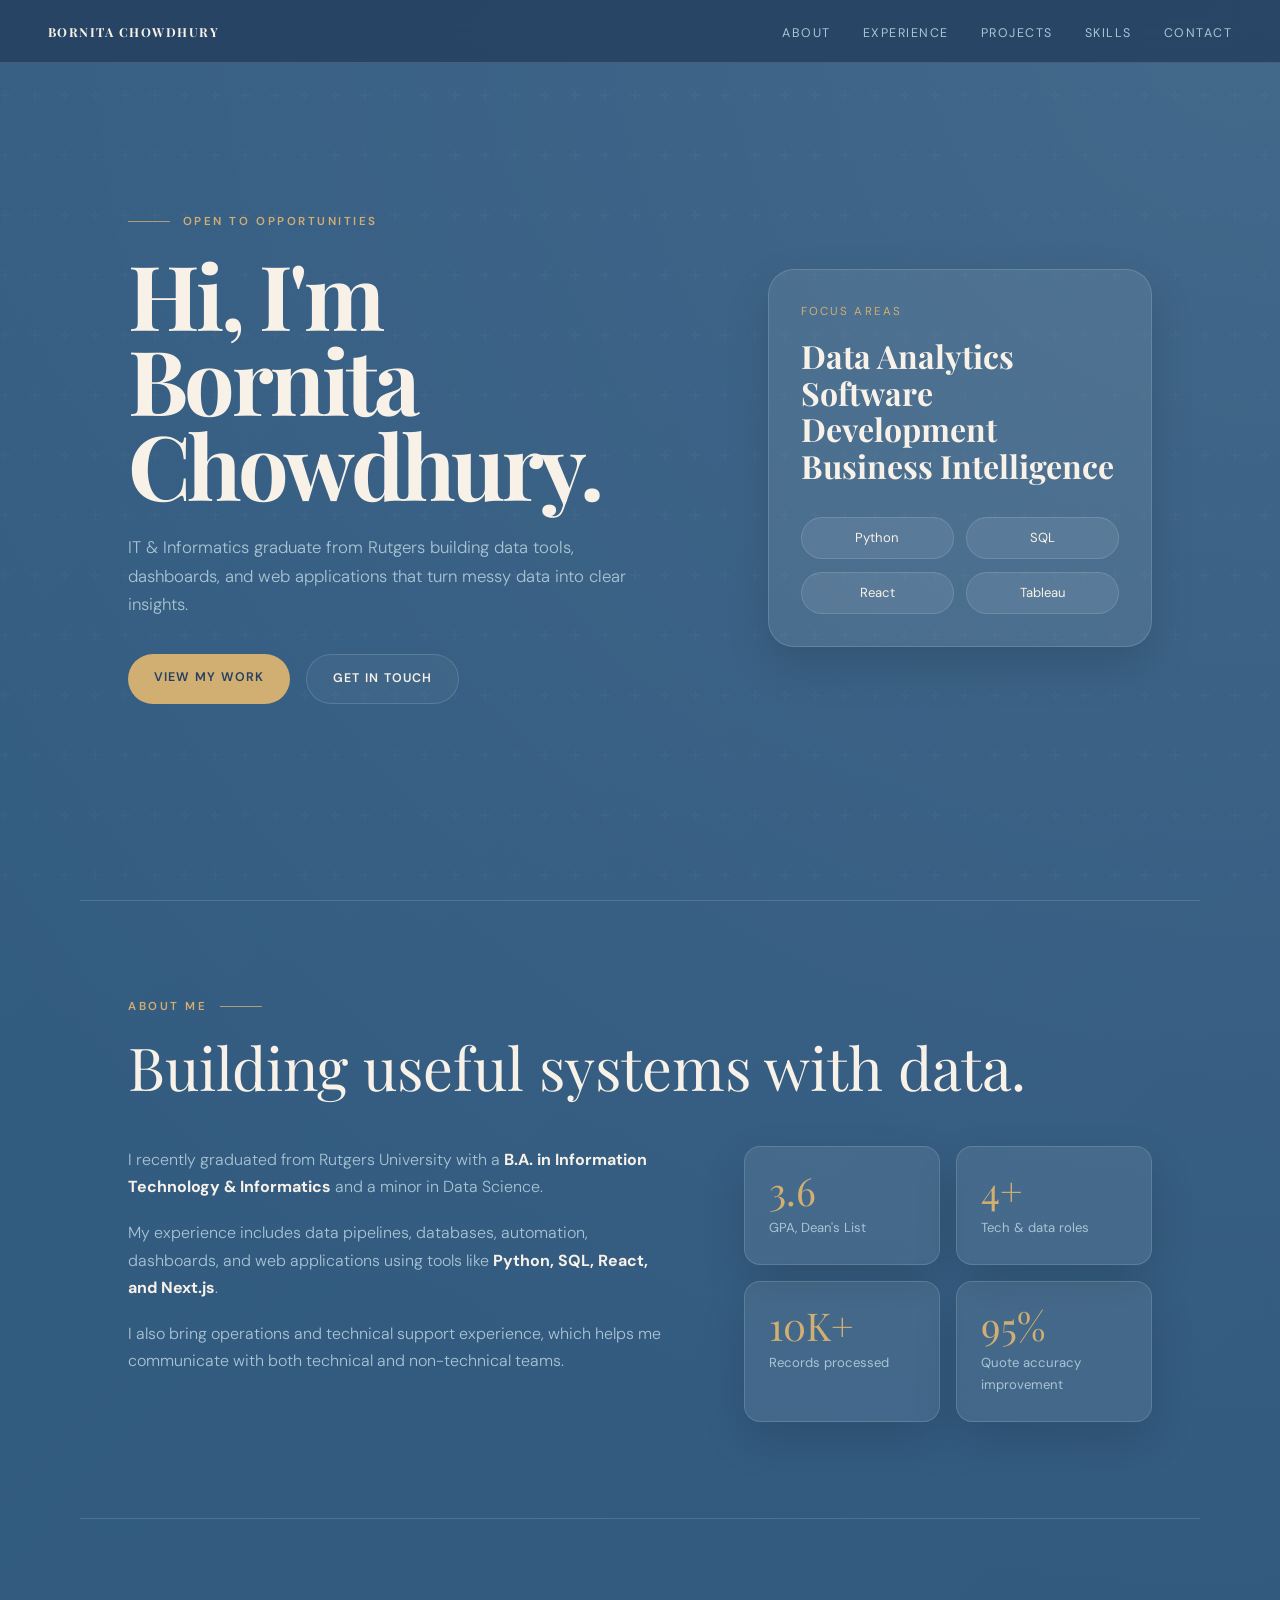
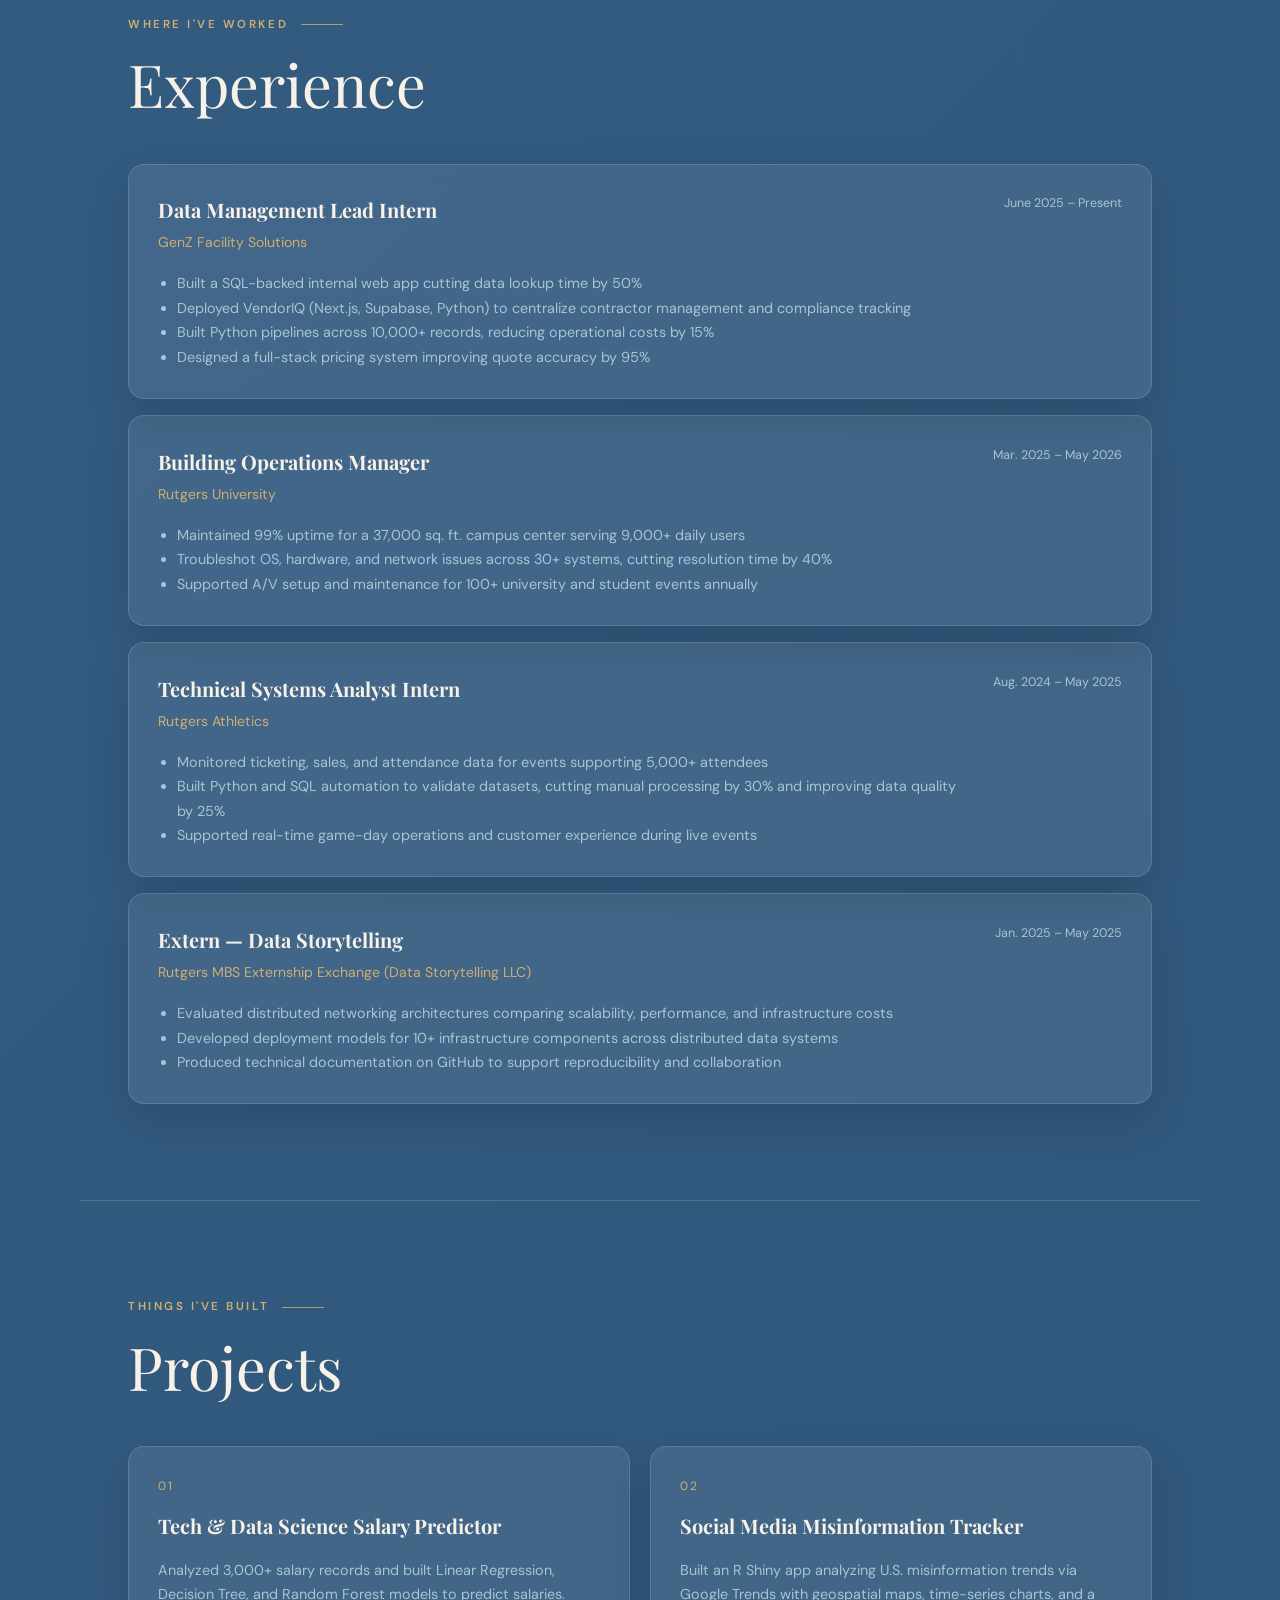
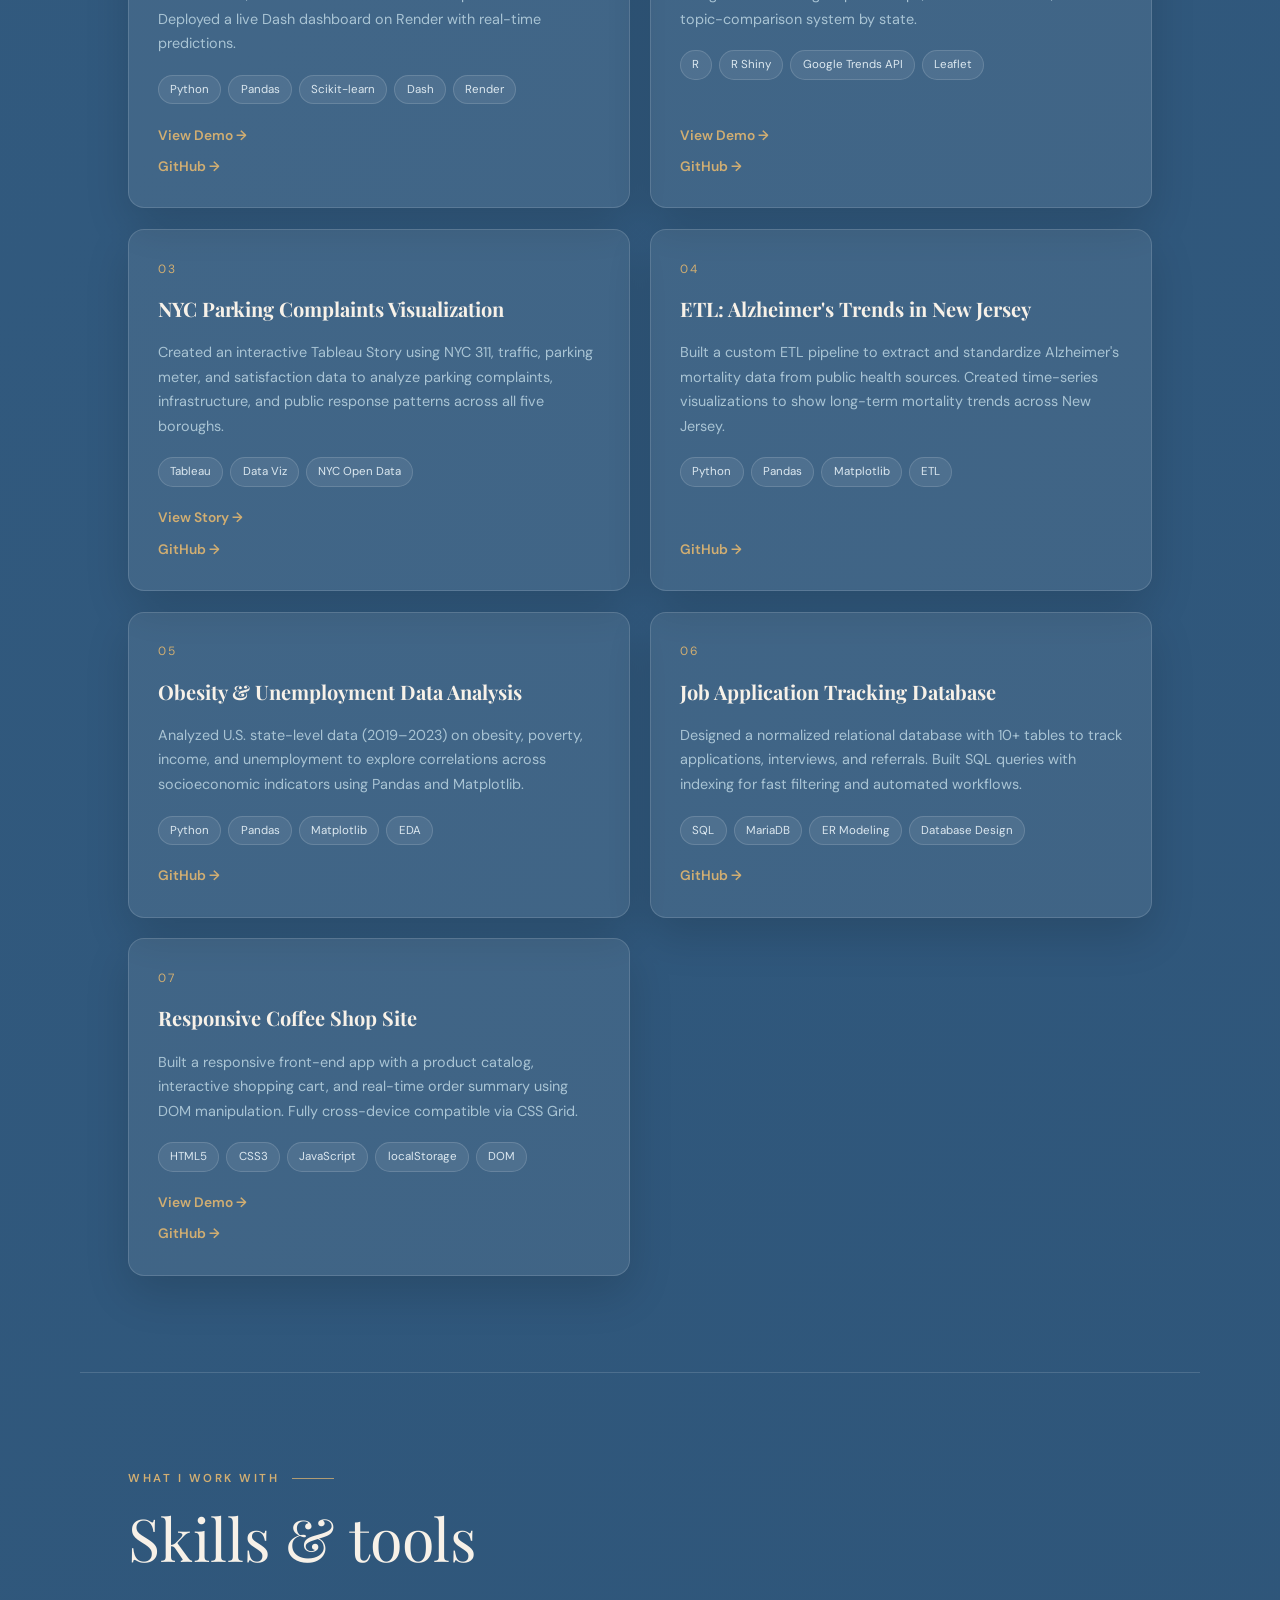
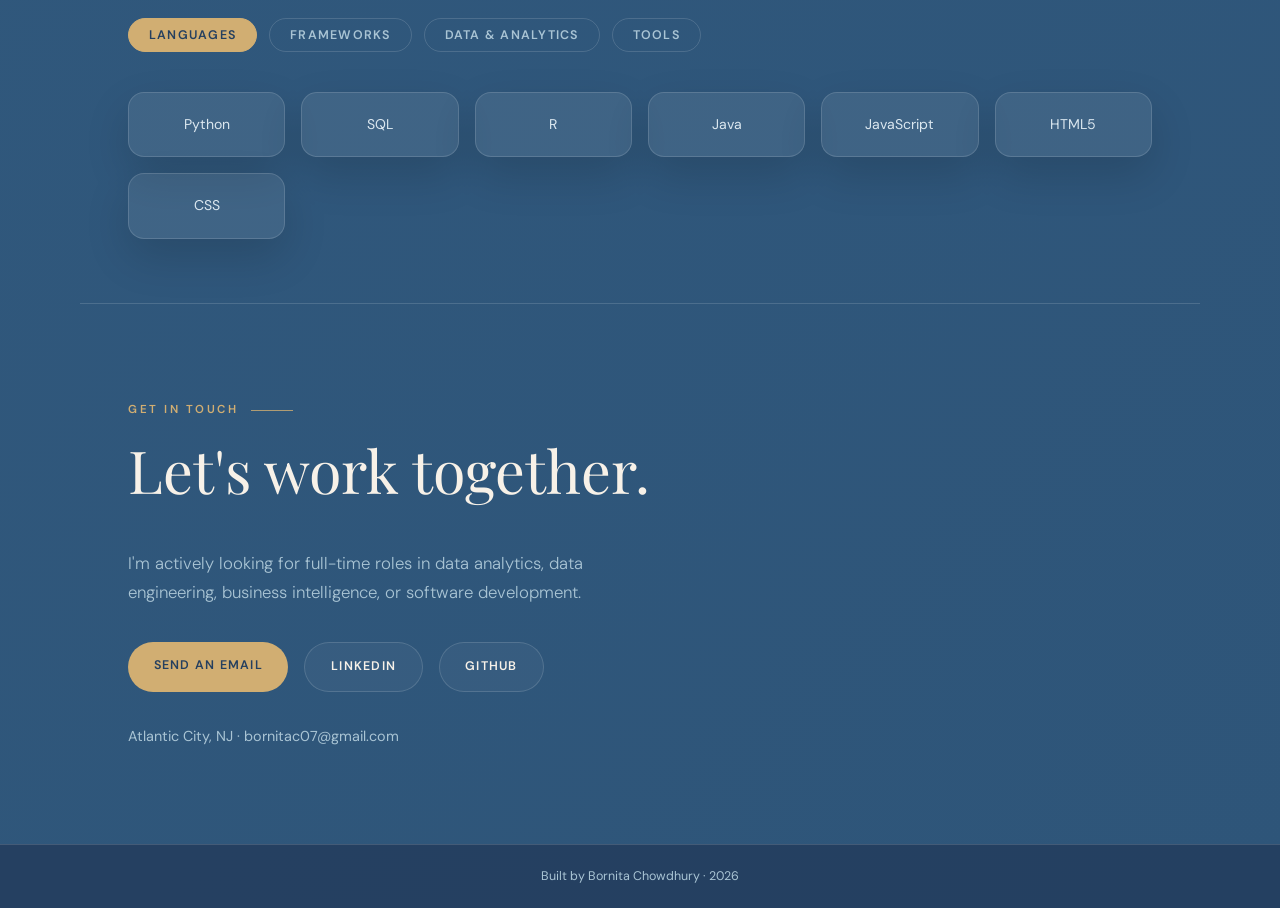
<file: index.html>
<!DOCTYPE html>
<html lang="en">
<head>
  <meta charset="UTF-8" />
  <meta name="viewport" content="width=device-width, initial-scale=1.0" />
  <title>Bornita Chowdhury</title>
  <link rel="stylesheet" href="styles.css" />
</head>
<body>

  <nav>
    <a href="#home" class="nav-name">Bornita Chowdhury</a>
    <ul>
      <li><a href="#about">About</a></li>
      <li><a href="#experience">Experience</a></li>
      <li><a href="#projects">Projects</a></li>
      <li><a href="#skills">Skills</a></li>
      <li><a href="#contact">Contact</a></li>
    </ul>
  </nav>

  <section id="home">
    <div class="hero-grid">
      <div>
        <div class="hero-eyebrow">Open to opportunities</div>
        <h1>Hi, I'm<br><span class="name-accent">Bornita Chowdhury.</span></h1>
        <p class="home-desc">
       IT & Informatics graduate from Rutgers building data tools, dashboards,
and web applications that turn messy data into clear insights.
        </p>
        <div class="home-ctas">
          <a href="#projects" class="btn btn-primary">View my work</a>
          <a href="mailto:bornitac07@gmail.com" class="btn btn-outline">Get in touch</a>
        </div>
      </div>
      <div class="hero-card reveal">
        <p class="hero-card-label">Focus areas</p>
        <h2>Data Analytics<br>Software Development<br>Business Intelligence</h2>
        <div class="hero-mini-grid">
          <span>Python</span>
          <span>SQL</span>
          <span>React</span>
          <span>Tableau</span>
        </div>
      </div>
    </div>
  </section>

  <hr class="section-rule" />

  <section id="about" class="reveal">
    <div class="section-label">About me</div>
    <div class="section-title">Building useful systems with data.</div>
    <div class="about-grid">
      <div class="about-text">
        <p>
          I recently graduated from Rutgers University with a
          <strong>B.A. in Information Technology & Informatics</strong>
          and a minor in Data Science.
        </p>
        <p>
          My experience includes data pipelines, databases, automation, dashboards,
          and web applications using tools like <strong>Python, SQL, React, and Next.js</strong>.
        </p>
        <p>
          I also bring operations and technical support experience, which helps me communicate
          with both technical and non-technical teams.
        </p>
      </div>
      <div class="about-stats">
        <div class="stat-card reveal">
          <div class="stat-num">3.6</div>
          <div class="stat-label">GPA, Dean's List</div>
        </div>
        <div class="stat-card reveal">
          <div class="stat-num">4+</div>
          <div class="stat-label">Tech & data roles</div>
        </div>
        <div class="stat-card reveal">
          <div class="stat-num">10K+</div>
          <div class="stat-label">Records processed</div>
        </div>
        <div class="stat-card reveal">
          <div class="stat-num">95%</div>
          <div class="stat-label">Quote accuracy improvement</div>
        </div>
      </div>
    </div>
  </section>

  <hr class="section-rule" />

  <section id="experience">
    <div class="section-label">Where I've worked</div>
    <div class="section-title">Experience</div>
    <div class="exp-list">

      <div class="exp-card reveal">
        <div>
          <div class="exp-role">Data Management Lead Intern</div>
          <div class="exp-company">GenZ Facility Solutions</div>
          <ul class="exp-desc">
            <li>Built a SQL-backed internal web app cutting data lookup time by 50%</li>
            <li>Deployed VendorIQ (Next.js, Supabase, Python) to centralize contractor management and compliance tracking</li>
            <li>Built Python pipelines across 10,000+ records, reducing operational costs by 15%</li>
            <li>Designed a full-stack pricing system improving quote accuracy by 95%</li>
          </ul>
        </div>
        <div class="exp-date">June 2025 – Present</div>
      </div>

      <div class="exp-card reveal">
        <div>
          <div class="exp-role">Building Operations Manager</div>
          <div class="exp-company">Rutgers University</div>
          <ul class="exp-desc">
            <li>Maintained 99% uptime for a 37,000 sq. ft. campus center serving 9,000+ daily users</li>
            <li>Troubleshot OS, hardware, and network issues across 30+ systems, cutting resolution time by 40%</li>
            <li>Supported A/V setup and maintenance for 100+ university and student events annually</li>
          </ul>
        </div>
        <div class="exp-date">Mar. 2025 – May 2026</div>
      </div>

      <div class="exp-card reveal">
        <div>
          <div class="exp-role">Technical Systems Analyst Intern</div>
          <div class="exp-company">Rutgers Athletics</div>
          <ul class="exp-desc">
            <li>Monitored ticketing, sales, and attendance data for events supporting 5,000+ attendees</li>
            <li>Built Python and SQL automation to validate datasets, cutting manual processing by 30% and improving data quality by 25%</li>
            <li>Supported real-time game-day operations and customer experience during live events</li>
          </ul>
        </div>
        <div class="exp-date">Aug. 2024 – May 2025</div>
      </div>

      <div class="exp-card reveal">
        <div>
          <div class="exp-role">Extern — Data Storytelling</div>
          <div class="exp-company">Rutgers MBS Externship Exchange (Data Storytelling LLC)</div>
          <ul class="exp-desc">
            <li>Evaluated distributed networking architectures comparing scalability, performance, and infrastructure costs</li>
            <li>Developed deployment models for 10+ infrastructure components across distributed data systems</li>
            <li>Produced technical documentation on GitHub to support reproducibility and collaboration</li>
          </ul>
        </div>
        <div class="exp-date">Jan. 2025 – May 2025</div>
      </div>

    </div>
  </section>

  <hr class="section-rule" />

  <section id="projects">
    <div class="section-label">Things I've built</div>
    <div class="section-title">Projects</div>
    <div class="projects-grid">

      <div class="project-card reveal">
        <div class="project-number">01</div>
        <div class="project-name">Tech & Data Science Salary Predictor</div>
        <p class="project-desc">
          Analyzed 3,000+ salary records and built Linear Regression, Decision Tree, and Random Forest
          models to predict salaries. Deployed a live Dash dashboard on Render with real-time predictions.
        </p>
        <div class="project-tags">
          <span class="tag">Python</span>
          <span class="tag">Pandas</span>
          <span class="tag">Scikit-learn</span>
          <span class="tag">Dash</span>
          <span class="tag">Render</span>
</div>
        <div class="project-links">
          <a href="https://swe-salary-predictor.onrender.com/" class="project-link" target="_blank" rel="noopener">View Demo →</a>
          <a href="https://github.com/bornitac/SWESalaryPredictor" class="project-link" target="_blank" rel="noopener">GitHub →</a>
        </div>
      </div>

      <div class="project-card reveal">
        <div class="project-number">02</div>
        <div class="project-name">Social Media Misinformation Tracker</div>
        <p class="project-desc">
          Built an R Shiny app analyzing U.S. misinformation trends via Google Trends with geospatial
          maps, time-series charts, and a topic-comparison system by state.
        </p>
        <div class="project-tags">
          <span class="tag">R</span>
          <span class="tag">R Shiny</span>
          <span class="tag">Google Trends API</span>
          <span class="tag">Leaflet</span>
</div>
        <div class="project-links">
          <a href="https://bornitachowdhury.shinyapps.io/SocialMediaMisinfoTracker/" class="project-link" target="_blank" rel="noopener">View Demo →</a>
          <a href="https://github.com/bornitac/SocialMediaMisinfoTracker" class="project-link" target="_blank" rel="noopener">GitHub →</a>
        </div>
      </div>
      
      <div class="project-card reveal">
        <div class="project-number">03</div>
        <div class="project-name">NYC Parking Complaints Visualization</div>
        <p class="project-desc">
          Created an interactive Tableau Story using NYC 311, traffic, parking meter, and satisfaction
          data to analyze parking complaints, infrastructure, and public response patterns across all five boroughs.
        </p>
        <div class="project-tags">
          <span class="tag">Tableau</span>
          <span class="tag">Data Viz</span>
          <span class="tag">NYC Open Data</span>
     </div>
        <div class="project-links">
          <a href="https://public.tableau.com/app/profile/bornita.chowdhury/viz/NYCParkingAnalysis_17806063742630/NYCParkingAnalysis" class="project-link" target="_blank" rel="noopener">View Story →</a>
          <a href="https://github.com/bornitac/NYCParkingDashboard" class="project-link" target="_blank" rel="noopener">GitHub →</a>
        </div>
      </div>

      <div class="project-card reveal">
        <div class="project-number">04</div>
        <div class="project-name">ETL: Alzheimer's Trends in New Jersey</div>
       <p class="project-desc">
  Built a custom ETL pipeline to extract and standardize Alzheimer's mortality data from public health sources. Created time-series visualizations to show long-term mortality trends across New Jersey.
</p>
        <div class="project-tags">
          <span class="tag">Python</span>
          <span class="tag">Pandas</span>
          <span class="tag">Matplotlib</span>
          <span class="tag">ETL</span>
  </div>
        <div class="project-links">
          <a href="https://github.com/bornitac/ETL-Alzheimer-s-in-NJ" class="project-link" target="_blank" rel="noopener">GitHub →</a>
        </div>
      </div>

      <div class="project-card reveal">
        <div class="project-number">05</div>
        <div class="project-name">Obesity & Unemployment Data Analysis</div>
        <p class="project-desc">
          Analyzed U.S. state-level data (2019–2023) on obesity, poverty, income, and unemployment
          to explore correlations across socioeconomic indicators using Pandas and Matplotlib.
        </p>
        <div class="project-tags">
          <span class="tag">Python</span>
          <span class="tag">Pandas</span>
          <span class="tag">Matplotlib</span>
          <span class="tag">EDA</span>
    </div>
        <div class="project-links">
          <a href="https://github.com/bornitac/ObesityUnemploymentEDA" class="project-link" target="_blank" rel="noopener">GitHub →</a>
        </div>
      </div>

      <div class="project-card reveal">
        <div class="project-number">06</div>
        <div class="project-name">Job Application Tracking Database</div>
        <p class="project-desc">
          Designed a normalized relational database with 10+ tables to track applications, interviews,
          and referrals. Built SQL queries with indexing for fast filtering and automated workflows.
        </p>
        <div class="project-tags">
          <span class="tag">SQL</span>
          <span class="tag">MariaDB</span>
          <span class="tag">ER Modeling</span>
          <span class="tag">Database Design</span>
   </div>
        <div class="project-links">
          <a href="https://github.com/bornitac/InternJobAppDB" class="project-link" target="_blank" rel="noopener">GitHub →</a>
        </div>
      </div>

      <div class="project-card reveal">
        <div class="project-number">07</div>
        <div class="project-name">Responsive Coffee Shop Site</div>
        <p class="project-desc">
          Built a responsive front-end app with a product catalog, interactive shopping cart, and
          real-time order summary using DOM manipulation. Fully cross-device compatible via CSS Grid.
        </p>
        <div class="project-tags">
          <span class="tag">HTML5</span>
          <span class="tag">CSS3</span>
          <span class="tag">JavaScript</span>
          <span class="tag">localStorage</span>
              <span class="tag">DOM</span>
 </div>
        <div class="project-links">
          <a href="https://bornita-coffee-shop.vercel.app/" class="project-link" target="_blank" rel="noopener">View Demo →</a>
          <a href="https://github.com/bornitac/CoffeeShopSite" class="project-link" target="_blank" rel="noopener">GitHub →</a>
        </div>
      </div>

    </div>
  </section>

  <hr class="section-rule" />

  <section id="skills">
    <div class="section-label">What I work with</div>
    <div class="section-title">Skills & tools</div>

<div class="skill-filters">
  <button class="filter-btn active" data-filter="languages">Languages</button>
  <button class="filter-btn" data-filter="frameworks">Frameworks</button>
  <button class="filter-btn" data-filter="data">Data & Analytics</button>
  <button class="filter-btn" data-filter="tools">Tools</button>
</div>

    <div class="skill-cards">

      <div class="skill-card" data-category="languages"><span>Python</span></div>
      <div class="skill-card" data-category="languages"><span>SQL</span></div>
      <div class="skill-card" data-category="languages"><span>R</span></div>
      <div class="skill-card" data-category="languages"><span>Java</span></div>
      <div class="skill-card" data-category="languages"><span>JavaScript</span></div>
      <div class="skill-card" data-category="languages"><span>HTML5</span></div>
      <div class="skill-card" data-category="languages"><span>CSS</span></div>
 
      <div class="skill-card" data-category="frameworks"><span>React</span></div>
      <div class="skill-card" data-category="frameworks"><span>Next.js</span></div>
      <div class="skill-card" data-category="frameworks"><span>R Shiny</span></div>
      <div class="skill-card" data-category="frameworks"><span>Pandas</span></div>
      <div class="skill-card" data-category="frameworks"><span>NumPy</span></div>
      <div class="skill-card" data-category="frameworks"><span>Matplotlib</span></div>
      <div class="skill-card" data-category="frameworks"><span>Scikit-learn</span></div>
      <div class="skill-card" data-category="frameworks"><span>Dash</span></div>
      <div class="skill-card" data-category="frameworks"><span>Plotly</span></div>

      <div class="skill-card" data-category="data"><span>Tableau</span></div>
      <div class="skill-card" data-category="data"><span>Power BI</span></div>
      <div class="skill-card" data-category="data"><span>Excel</span></div>
      <div class="skill-card" data-category="data"><span>SQL Server</span></div>
      <div class="skill-card" data-category="data"><span>Supabase</span></div>
      <div class="skill-card" data-category="data"><span>MariaDB</span></div>
      <div class="skill-card" data-category="data"><span>SPSS</span></div>
      <div class="skill-card" data-category="data"><span>Jupyter Notebook</span></div>

      <div class="skill-card" data-category="tools"><span>Git / GitHub</span></div>
      <div class="skill-card" data-category="tools"><span>Azure</span></div>
      <div class="skill-card" data-category="tools"><span>REST APIs</span></div>
      <div class="skill-card" data-category="tools"><span>ETL Pipelines</span></div>
      <div class="skill-card" data-category="tools"><span>Database Design</span></div>
      <div class="skill-card" data-category="tools"><span>VS Code</span></div>
    </div>
  </section>

  <hr class="section-rule" />


  <section id="contact" class="reveal">
    <div class="section-label">Get in touch</div>
    <div class="section-title">Let's work together.</div>
    <p class="contact-desc">
      I'm actively looking for full-time roles in data analytics, data engineering,
      business intelligence, or software development.
    </p>
    <div class="contact-links">
      <a href="mailto:bornitac07@gmail.com" class="btn btn-primary">Send an email</a>
      <a href="https://www.linkedin.com/in/bornita-chowdhury" target="_blank" rel="noopener" class="btn btn-outline">LinkedIn</a>
      <a href="https://github.com/bornitac" target="_blank" rel="noopener" class="btn btn-outline">GitHub</a>
    </div>
    <p class="contact-info">Atlantic City, NJ · bornitac07@gmail.com</p>
  </section>

  <footer>
    <p>Built by Bornita Chowdhury · 2026</p>
  </footer>

  <script src="script.js"></script>
</body>
</html>
</file>
<file: styles.css>
@import url('https://fonts.googleapis.com/css2?family=Playfair+Display:wght@500;700;900&family=DM+Sans:wght@300;400;500;600&display=swap');

:root {
  --bg: #345d82;
  --bg-dark: #243f5f;
  --card: rgba(255, 255, 255, 0.08);
  --card-hover: rgba(255, 255, 255, 0.13);
  --cream: #f7f1e8;
  --text: #dce8f0;
  --muted: #a9c4d4;
  --gold: #d1ae72;
  --line: rgba(255, 255, 255, 0.14);
  --shadow: 0 18px 45px rgba(0, 0, 0, 0.14);
  --radius: 16px;
  --font-display: 'Playfair Display', serif;
  --font-body: 'DM Sans', sans-serif;
}

* {
  margin: 0;
  padding: 0;
  box-sizing: border-box;
}

html { scroll-behavior: smooth; }

body {
  background:
    radial-gradient(circle at top right, rgba(255,255,255,0.08), transparent 28%),
    linear-gradient(135deg, var(--bg), #2e5579);
  color: var(--text);
  font-family: var(--font-body);
  line-height: 1.7;
  overflow-x: hidden;
}

body::before {
  content: '';
  position: fixed;
  inset: 0;
  background-image: url("data:image/svg+xml,%3Csvg width='60' height='60' viewBox='0 0 60 60' xmlns='http://www.w3.org/2000/svg'%3E%3Cg fill='%23ffffff' fill-opacity='0.025'%3E%3Cpath d='M36 34v-4h-2v4h-4v2h4v4h2v-4h4v-2h-4zM6 34v-4H4v4H0v2h4v4h2v-4h4v-2H6z'/%3E%3C/g%3E%3C/svg%3E");
  pointer-events: none;
}


nav {
  position: fixed;
  top: 0;
  width: 100%;
  z-index: 99;
  padding: 1.1rem 3rem;
  display: flex;
  justify-content: space-between;
  align-items: center;
  background: rgba(36, 63, 95, 0.82);
  backdrop-filter: blur(18px);
  border-bottom: 1px solid var(--line);
}

.nav-name {
  color: var(--cream);
  font-family: var(--font-display);
  font-weight: 700;
  text-decoration: none;
}

nav ul {
  display: flex;
  gap: 2rem;
  list-style: none;
}

nav a {
  color: var(--muted);
  text-decoration: none;
  font-size: 0.78rem;
  letter-spacing: 0.12em;
  text-transform: uppercase;
}

nav a:hover { color: var(--cream); }


section {
  max-width: 1120px;
  margin: 0 auto;
  padding: 6rem 3rem;
  position: relative;
  z-index: 1;
}

#home {
  min-height: 100vh;
  display: flex;
  align-items: center;
  padding-top: 7rem;
}

.hero-grid {
  width: 100%;
  display: grid;
  grid-template-columns: 1.2fr 0.8fr;
  gap: 4rem;
  align-items: center;
}

.hero-eyebrow,
.section-label {
  color: var(--gold);
  font-size: 0.72rem;
  text-transform: uppercase;
  letter-spacing: 0.22em;
  margin-bottom: 1.2rem;
  display: flex;
  align-items: center;
  gap: 0.8rem;
  font-weight: 600;
}

.hero-eyebrow::before,
.section-label::after {
  content: '';
  width: 42px;
  height: 1px;
  background: var(--gold);
  opacity: 0.8;
}

h1 {
  font-family: var(--font-display);
  font-size: clamp(3.5rem, 7vw, 6.2rem);
  color: var(--cream);
  line-height: 0.95;
  letter-spacing: -0.04em;
  margin-bottom: 1.7rem;
}

.name-accent {
  color: var(--cream);
  -webkit-text-stroke: 0;
}

.home-desc,
.contact-desc {
  color: var(--muted);
  max-width: 520px;
  font-size: 1.05rem;
  font-weight: 300;
  margin-bottom: 2.2rem;
}

.home-ctas,
.contact-links {
  display: flex;
  gap: 1rem;
  flex-wrap: wrap;
}

.btn {
  padding: 0.85rem 1.6rem;
  border-radius: 999px;
  font-size: 0.78rem;
  letter-spacing: 0.1em;
  text-transform: uppercase;
  text-decoration: none;
  font-weight: 600;
  transition: 0.2s ease;
}

.btn-primary {
  background: var(--gold);
  color: var(--bg-dark);
}

.btn-outline {
  color: var(--cream);
  border: 1px solid var(--line);
  background: rgba(255,255,255,0.04);
}

.btn:hover { transform: translateY(-3px); }


.hero-card {
  background: var(--card);
  border: 1px solid var(--line);
  border-radius: 26px;
  padding: 2rem;
  box-shadow: var(--shadow);
}

.hero-card-label {
  color: var(--gold);
  font-size: 0.72rem;
  letter-spacing: 0.18em;
  text-transform: uppercase;
  margin-bottom: 1rem;
}

.hero-card h2 {
  font-family: var(--font-display);
  color: var(--cream);
  font-size: 2rem;
  line-height: 1.15;
  margin-bottom: 2rem;
}

.hero-mini-grid {
  display: grid;
  grid-template-columns: repeat(2, 1fr);
  gap: 0.8rem;
}

.hero-mini-grid span {
  background: rgba(255,255,255,0.08);
  border: 1px solid var(--line);
  border-radius: 999px;
  padding: 0.55rem 0.8rem;
  text-align: center;
  font-size: 0.82rem;
  color: var(--cream);
}

.section-rule {
  border: none;
  border-top: 1px solid var(--line);
  max-width: 1120px;
  margin: 0 auto;
}

.section-title {
  font-family: var(--font-display);
  color: var(--cream);
  font-size: clamp(2.3rem, 5vw, 3.7rem);
  line-height: 1.05;
  margin-bottom: 3rem;
}


.about-grid {
  display: grid;
  grid-template-columns: 1.15fr 0.85fr;
  gap: 4rem;
}

.about-text p {
  color: var(--muted);
  margin-bottom: 1.2rem;
  font-weight: 300;
}

.about-text strong { color: var(--cream); }

.about-stats {
  display: grid;
  grid-template-columns: repeat(2, 1fr);
  gap: 1rem;
}


.stat-card,
.exp-card,
.project-card {
  background: var(--card);
  border: 1px solid var(--line);
  border-radius: var(--radius);
  box-shadow: var(--shadow);
  transition: 0.25s ease;
}

.stat-card:hover,
.exp-card:hover,
.project-card:hover {
  background: var(--card-hover);
  transform: translateY(-4px);
}

.stat-card { padding: 1.5rem; }

.stat-num {
  font-family: var(--font-display);
  color: var(--gold);
  font-size: 2.4rem;
  line-height: 1;
}

.stat-label {
  color: var(--muted);
  font-size: 0.82rem;
  margin-top: 0.5rem;
}


.exp-list {
  display: flex;
  flex-direction: column;
  gap: 1rem;
}

.exp-card {
  padding: 1.8rem;
  display: grid;
  grid-template-columns: 1fr auto;
  gap: 1.5rem;
}

.exp-role,
.project-name {
  font-family: var(--font-display);
  color: var(--cream);
  font-size: 1.25rem;
  font-weight: 700;
}

.exp-company {
  color: var(--gold);
  font-size: 0.88rem;
  margin: 0.25rem 0 1rem;
}

.exp-desc {
  color: var(--muted);
  font-size: 0.9rem;
  padding-left: 1.2rem;
}

.exp-date {
  color: var(--muted);
  font-size: 0.78rem;
  white-space: nowrap;
}

.projects-grid {
  display: grid;
  grid-template-columns: repeat(2, 1fr);
  gap: 1.3rem;
}

.project-card {
  padding: 1.8rem;
  display: flex;
  flex-direction: column;
}

.project-number {
  color: var(--gold);
  font-size: 0.75rem;
  letter-spacing: 0.16em;
  margin-bottom: 0.8rem;
}

.project-desc {
  color: var(--muted);
  font-size: 0.9rem;
  margin: 0.9rem 0 1.2rem;
}

.project-tags {
  display: flex;
  flex-wrap: wrap;
  gap: 0.45rem;
  margin-bottom: 1.2rem;
}

.project-tags span {
  background: rgba(255,255,255,0.08);
  border: 1px solid var(--line);
  color: var(--text);
  border-radius: 999px;
  padding: 0.25rem 0.7rem;
  font-size: 0.72rem;
}

.project-link {
  color: var(--gold);
  text-decoration: none;
  font-size: 0.86rem;
  font-weight: 600;
}

.project-links {
  margin-top: auto;
  display: flex;
  flex-direction: column;
  gap: 0.5rem;
}

#skills {
  padding-bottom: 4rem;
}

.skill-filters {
  display: flex;
  flex-wrap: wrap;
  gap: 0.75rem;
  margin-bottom: 2.5rem;
}

.filter-btn {
  padding: 0.5rem 1.25rem;
  border-radius: 999px;
  border: 1px solid var(--line);
  background: transparent;
  color: var(--muted);
  font-family: var(--font-body);
  font-size: 0.78rem;
  letter-spacing: 0.1em;
  text-transform: uppercase;
  font-weight: 600;
  cursor: pointer;
  transition: all 0.2s;
}

.filter-btn:hover {
  color: var(--cream);
  border-color: var(--cream);
}

.filter-btn.active {
  background: var(--gold);
  color: var(--bg-dark);
  border-color: var(--gold);
}

.skill-cards {
  display: grid;
  grid-template-columns: repeat(auto-fill, minmax(150px, 1fr));
  gap: 1rem;
}

.skill-card {
  background: var(--card);
  border: 1px solid var(--line);
  border-radius: var(--radius);
  padding: 1.25rem 1rem;
  text-align: center;
  font-size: 0.88rem;
  color: var(--text);
  transition: all 0.2s;
  cursor: default;
  box-shadow: var(--shadow);
}

.skill-card:hover {
  background: var(--card-hover);
  border-color: var(--gold);
  color: var(--cream);
  transform: translateY(-3px);
}

.skill-card.hidden {
  display: none;
}

.contact-info {
  color: var(--muted);
  margin-top: 2rem;
  font-size: 0.9rem;
}

footer {
  background: rgba(36, 63, 95, 0.9);
  border-top: 1px solid var(--line);
  text-align: center;
  padding: 1.3rem;
  color: var(--muted);
  font-size: 0.78rem;
}

.reveal {
  opacity: 0;
  transform: translateY(24px);
  transition: opacity 0.7s ease, transform 0.7s ease;
}

.reveal.visible {
  opacity: 1;
  transform: translateY(0);
}


::-webkit-scrollbar { width: 6px; }
::-webkit-scrollbar-track { background: var(--bg-dark); }
::-webkit-scrollbar-thumb { background: rgba(255,255,255,0.35); border-radius: 999px; }


@media (max-width: 850px) {
  nav { padding: 1rem 1.5rem; }
  nav ul { display: none; }
  section { padding: 4.5rem 1.5rem; }

  .hero-grid,
  .about-grid,
  .projects-grid,
  .exp-card {
    grid-template-columns: 1fr;
  }

  .hero-card { margin-top: -1rem; }
  .about-stats { grid-template-columns: 1fr 1fr; }
  .exp-date { white-space: normal; }

  .skill-cards {
    grid-template-columns: repeat(auto-fill, minmax(120px, 1fr));
  }
}

@media (max-width: 520px) {
  .about-stats { grid-template-columns: 1fr; }
  h1 { font-size: 4rem; }
}
</file>
